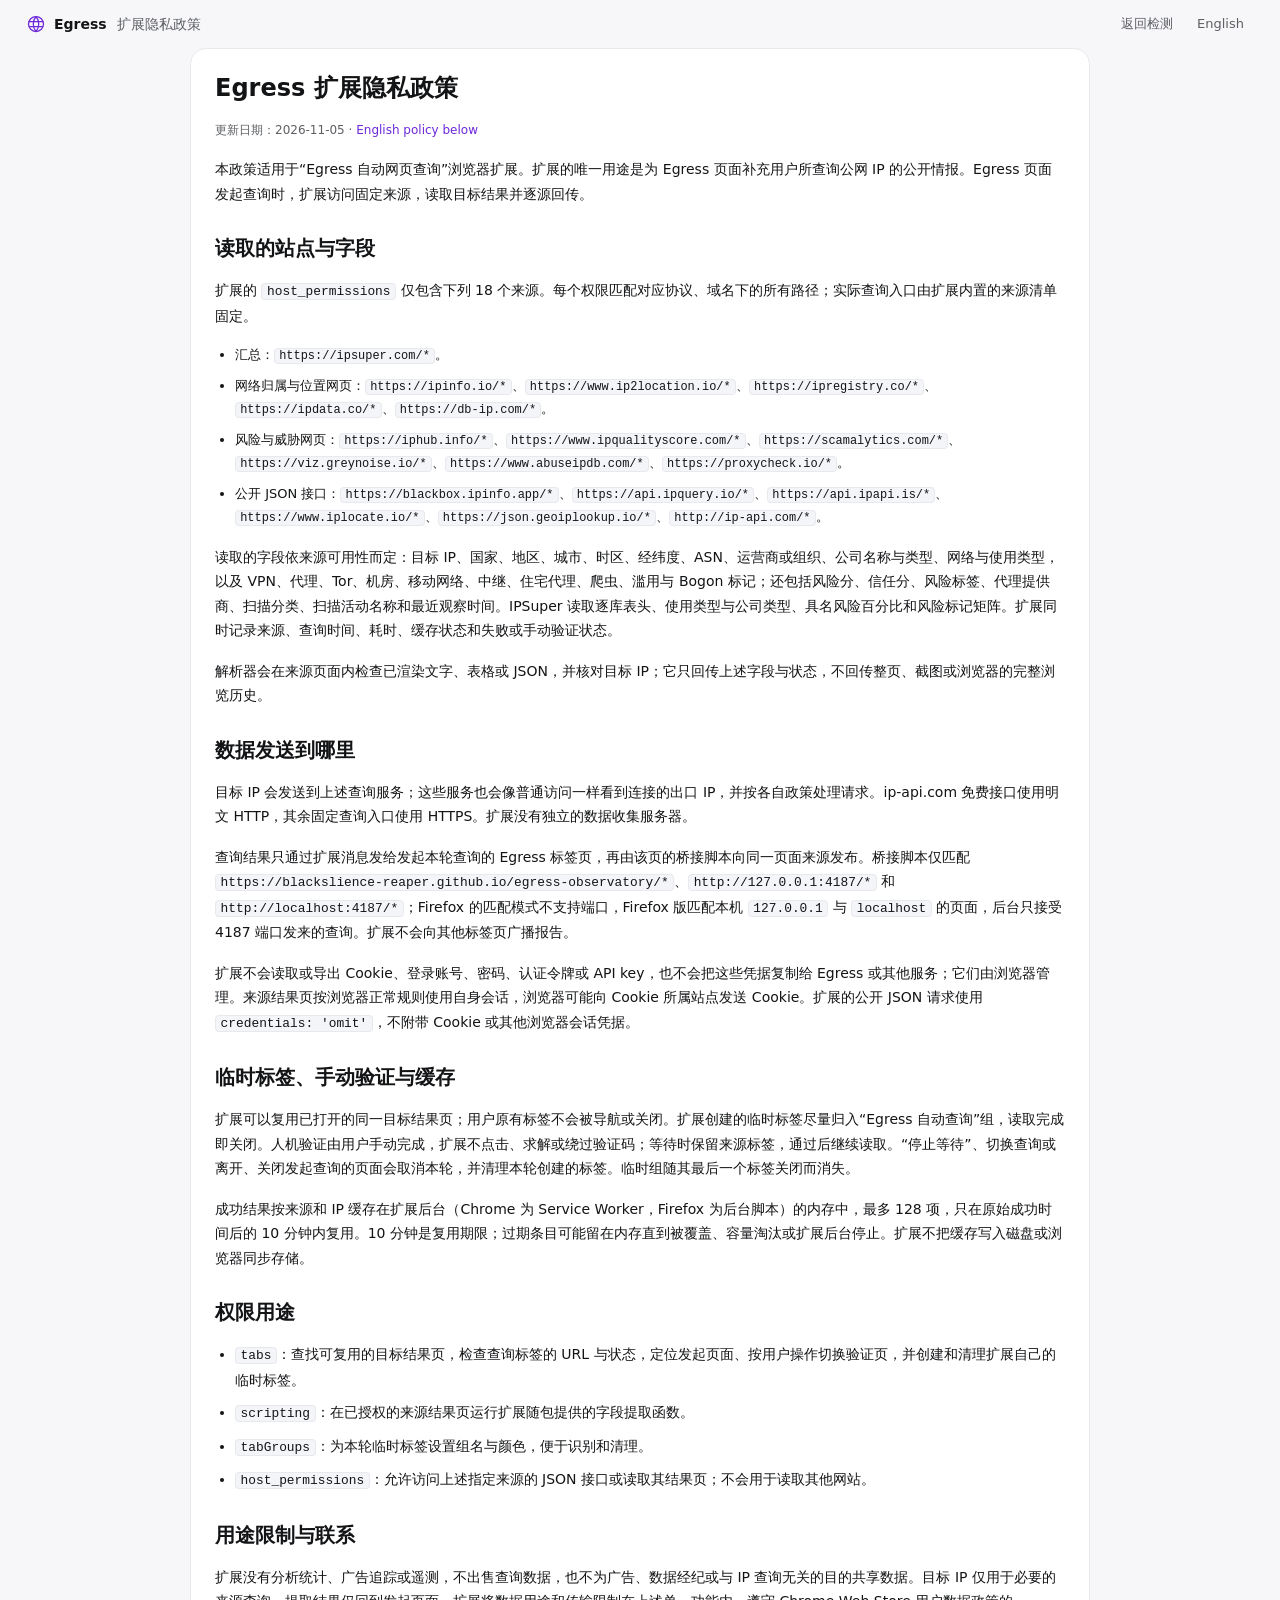
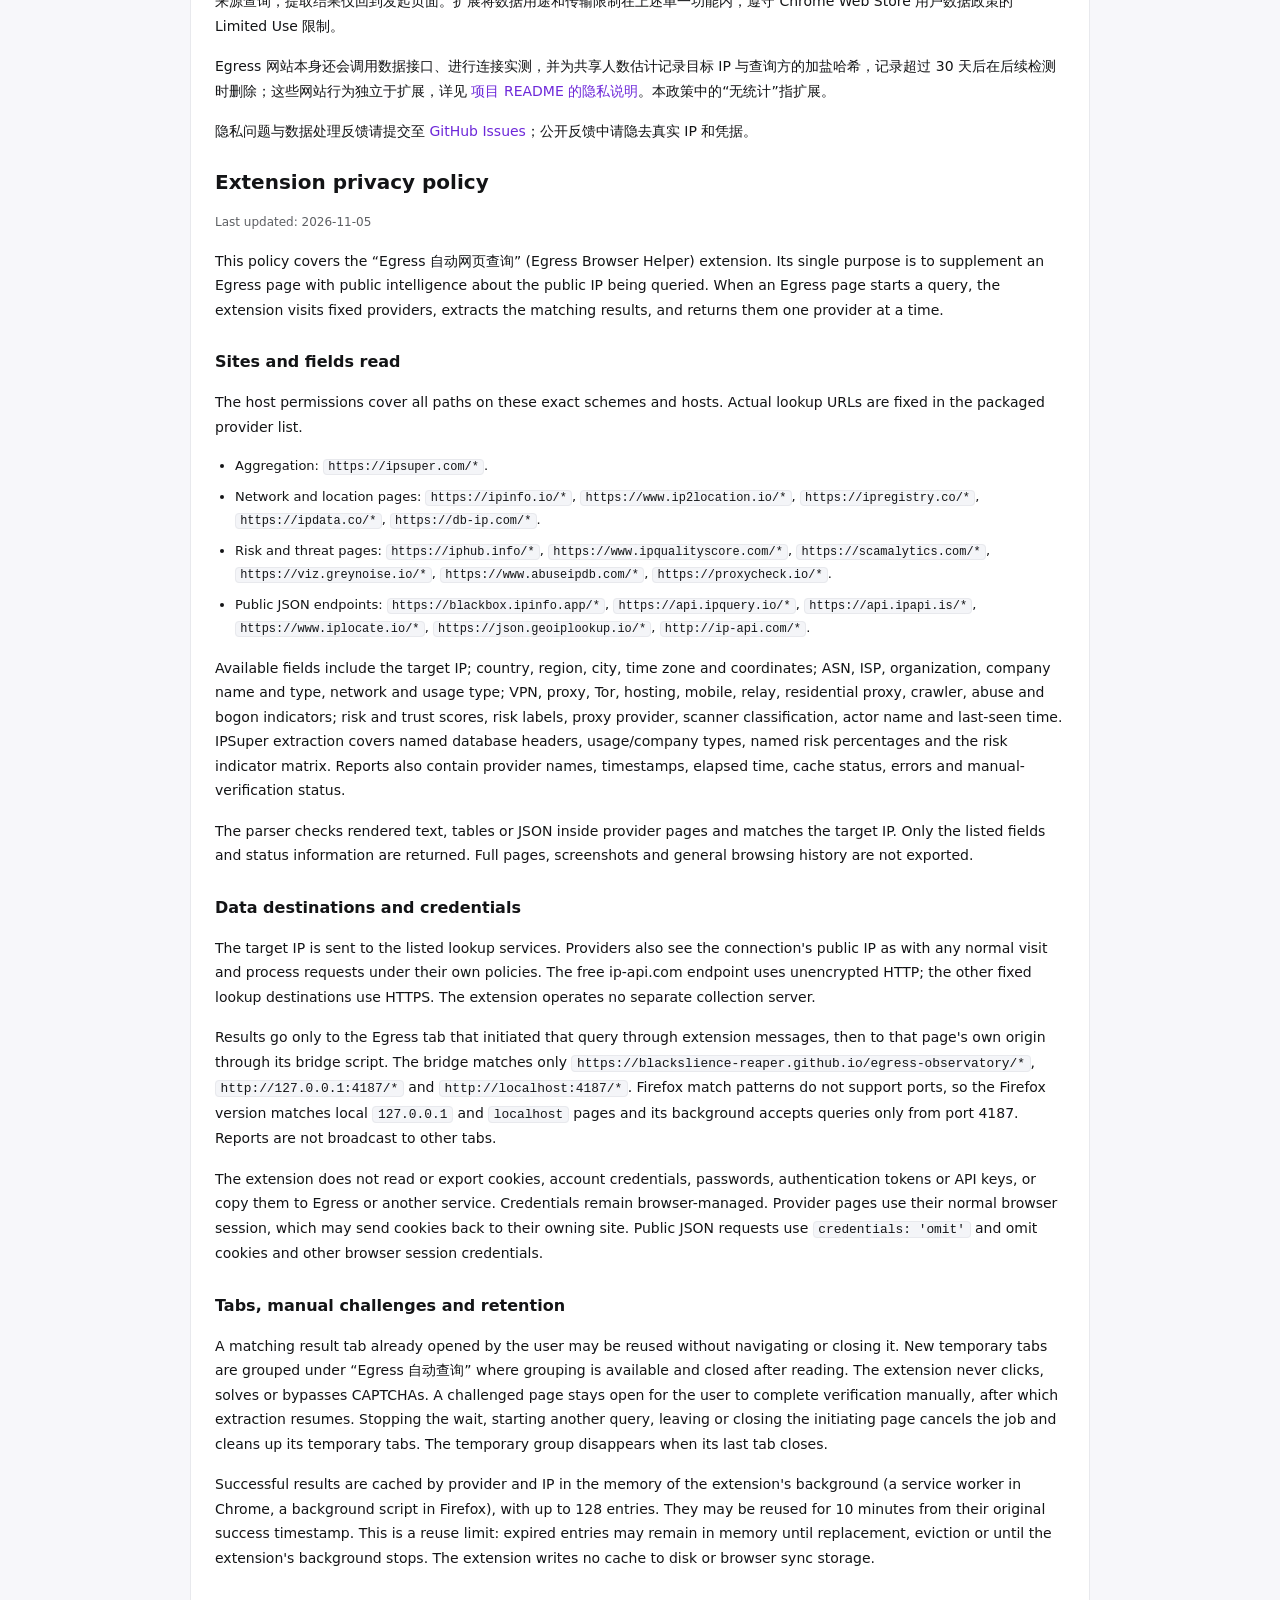
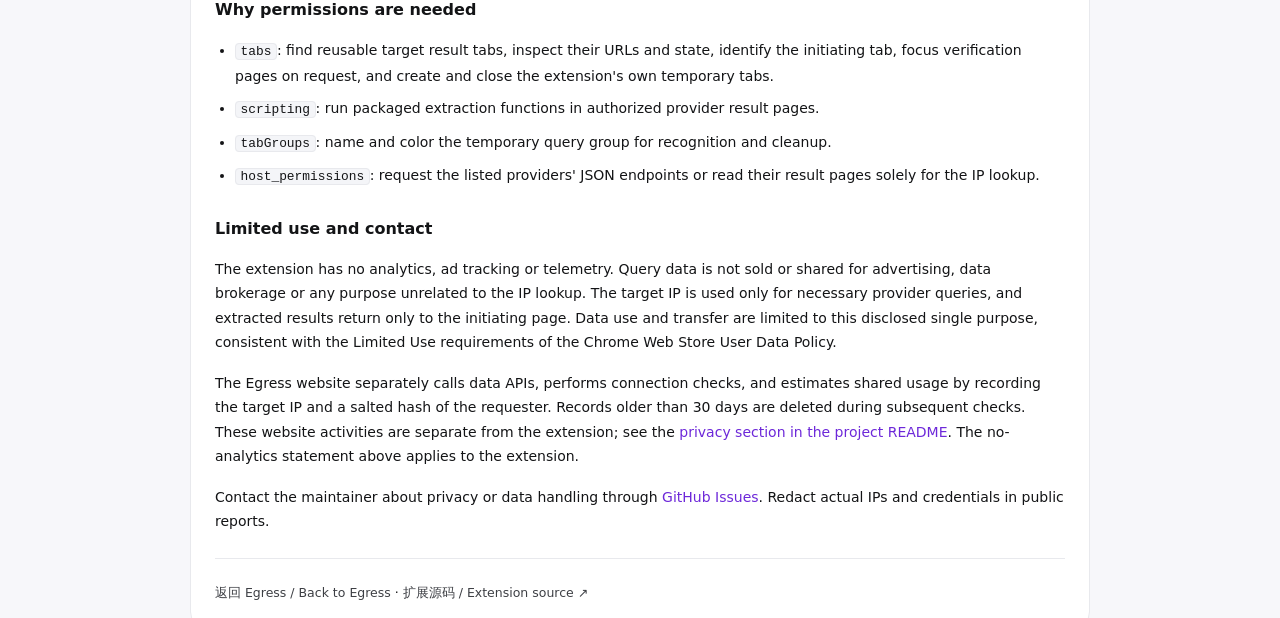
<file: privacy.html>
<!doctype html>
<html lang="zh-CN">
<head>
  <meta charset="UTF-8">
  <meta name="viewport" content="width=device-width, initial-scale=1">
  <meta name="description" content="Egress 自动网页查询扩展隐私政策：读取范围、数据用途、权限、缓存与临时标签清理。Includes the English privacy policy.">
  <meta name="theme-color" content="#f7f7fa">
  <meta name="color-scheme" content="light dark">
  <script>
    (function () {
      var saved = null;
      try { saved = localStorage.getItem('egress-theme'); } catch (e) {}
      var theme = saved === 'light' || saved === 'dark' ? saved : (matchMedia('(prefers-color-scheme: dark)').matches ? 'dark' : 'light');
      document.documentElement.dataset.theme = theme;
      document.querySelector('meta[name="theme-color"]').content = theme === 'dark' ? '#0b0c0f' : '#f7f7fa';
    })();
  </script>
  <meta name="referrer" content="strict-origin-when-cross-origin">
  <title>扩展隐私政策 · Egress</title>
  <link rel="icon" href="./favicon.svg" type="image/svg+xml">
  <link rel="stylesheet" href="./styles.css?v=3.10">
</head>
<body class="privacy-page">
  <a class="skip-link" href="#main">跳到隐私政策</a>
  <header class="topbar">
    <a class="brand" href="./"><svg viewBox="0 0 24 24" aria-hidden="true"><circle cx="12" cy="12" r="9"/><path d="M12 3a14 14 0 0 1 0 18M12 3a14 14 0 0 0 0 18M3.5 9h17M3.5 15h17"/></svg><span>Egress</span><em>扩展隐私政策</em></a>
    <nav aria-label="政策导航"><a href="./">返回检测</a><a href="#english" lang="en">English</a></nav>
  </header>
  <main id="main" class="wrap">
    <article class="card policy-copy" aria-labelledby="policy-title">
      <h1 id="policy-title">Egress 扩展隐私政策</h1>
      <p class="muted small">更新日期：2026-11-05 · <a href="#english" lang="en">English policy below</a></p>
      <p>本政策适用于“Egress 自动网页查询”浏览器扩展。扩展的唯一用途是为 Egress 页面补充用户所查询公网 IP 的公开情报。Egress 页面发起查询时，扩展访问固定来源，读取目标结果并逐源回传。</p>

      <h2>读取的站点与字段</h2>
      <p>扩展的 <code>host_permissions</code> 仅包含下列 18 个来源。每个权限匹配对应协议、域名下的所有路径；实际查询入口由扩展内置的来源清单固定。</p>
      <ul id="sites" class="policy-sites">
        <li>汇总：<code>https://ipsuper.com/*</code>。</li>
        <li>网络归属与位置网页：<code>https://ipinfo.io/*</code>、<code>https://www.ip2location.io/*</code>、<code>https://ipregistry.co/*</code>、<code>https://ipdata.co/*</code>、<code>https://db-ip.com/*</code>。</li>
        <li>风险与威胁网页：<code>https://iphub.info/*</code>、<code>https://www.ipqualityscore.com/*</code>、<code>https://scamalytics.com/*</code>、<code>https://viz.greynoise.io/*</code>、<code>https://www.abuseipdb.com/*</code>、<code>https://proxycheck.io/*</code>。</li>
        <li>公开 JSON 接口：<code>https://blackbox.ipinfo.app/*</code>、<code>https://api.ipquery.io/*</code>、<code>https://api.ipapi.is/*</code>、<code>https://www.iplocate.io/*</code>、<code>https://json.geoiplookup.io/*</code>、<code>http://ip-api.com/*</code>。</li>
      </ul>
      <p>读取的字段依来源可用性而定：目标 IP、国家、地区、城市、时区、经纬度、ASN、运营商或组织、公司名称与类型、网络与使用类型，以及 VPN、代理、Tor、机房、移动网络、中继、住宅代理、爬虫、滥用与 Bogon 标记；还包括风险分、信任分、风险标签、代理提供商、扫描分类、扫描活动名称和最近观察时间。IPSuper 读取逐库表头、使用类型与公司类型、具名风险百分比和风险标记矩阵。扩展同时记录来源、查询时间、耗时、缓存状态和失败或手动验证状态。</p>
      <p>解析器会在来源页面内检查已渲染文字、表格或 JSON，并核对目标 IP；它只回传上述字段与状态，不回传整页、截图或浏览器的完整浏览历史。</p>

      <h2>数据发送到哪里</h2>
      <p>目标 IP 会发送到上述查询服务；这些服务也会像普通访问一样看到连接的出口 IP，并按各自政策处理请求。ip-api.com 免费接口使用明文 HTTP，其余固定查询入口使用 HTTPS。扩展没有独立的数据收集服务器。</p>
      <p>查询结果只通过扩展消息发给发起本轮查询的 Egress 标签页，再由该页的桥接脚本向同一页面来源发布。桥接脚本仅匹配 <code>https://blackslience-reaper.github.io/egress-observatory/*</code>、<code>http://127.0.0.1:4187/*</code> 和 <code>http://localhost:4187/*</code>；Firefox 的匹配模式不支持端口，Firefox 版匹配本机 <code>127.0.0.1</code> 与 <code>localhost</code> 的页面，后台只接受 4187 端口发来的查询。扩展不会向其他标签页广播报告。</p>
      <p>扩展不会读取或导出 Cookie、登录账号、密码、认证令牌或 API key，也不会把这些凭据复制给 Egress 或其他服务；它们由浏览器管理。来源结果页按浏览器正常规则使用自身会话，浏览器可能向 Cookie 所属站点发送 Cookie。扩展的公开 JSON 请求使用 <code>credentials: 'omit'</code>，不附带 Cookie 或其他浏览器会话凭据。</p>

      <h2>临时标签、手动验证与缓存</h2>
      <p>扩展可以复用已打开的同一目标结果页；用户原有标签不会被导航或关闭。扩展创建的临时标签尽量归入“Egress 自动查询”组，读取完成即关闭。人机验证由用户手动完成，扩展不点击、求解或绕过验证码；等待时保留来源标签，通过后继续读取。“停止等待”、切换查询或离开、关闭发起查询的页面会取消本轮，并清理本轮创建的标签。临时组随其最后一个标签关闭而消失。</p>
      <p>成功结果按来源和 IP 缓存在扩展后台（Chrome 为 Service Worker，Firefox 为后台脚本）的内存中，最多 128 项，只在原始成功时间后的 10 分钟内复用。10 分钟是复用期限；过期条目可能留在内存直到被覆盖、容量淘汰或扩展后台停止。扩展不把缓存写入磁盘或浏览器同步存储。</p>

      <h2>权限用途</h2>
      <ul>
        <li><code>tabs</code>：查找可复用的目标结果页，检查查询标签的 URL 与状态，定位发起页面、按用户操作切换验证页，并创建和清理扩展自己的临时标签。</li>
        <li><code>scripting</code>：在已授权的来源结果页运行扩展随包提供的字段提取函数。</li>
        <li><code>tabGroups</code>：为本轮临时标签设置组名与颜色，便于识别和清理。</li>
        <li><code>host_permissions</code>：允许访问上述指定来源的 JSON 接口或读取其结果页；不会用于读取其他网站。</li>
      </ul>

      <h2>用途限制与联系</h2>
      <p>扩展没有分析统计、广告追踪或遥测，不出售查询数据，也不为广告、数据经纪或与 IP 查询无关的目的共享数据。目标 IP 仅用于必要的来源查询，提取结果仅回到发起页面。扩展将数据用途和传输限制在上述单一功能内，遵守 Chrome Web Store 用户数据政策的 Limited Use 限制。</p>
      <p>Egress 网站本身还会调用数据接口、进行连接实测，并为共享人数估计记录目标 IP 与查询方的加盐哈希，记录超过 30 天后在后续检测时删除；这些网站行为独立于扩展，详见 <a href="https://github.com/BlackSlience-Reaper/egress-observatory#隐私">项目 README 的隐私说明</a>。本政策中的“无统计”指扩展。</p>
      <p>隐私问题与数据处理反馈请提交至 <a href="https://github.com/BlackSlience-Reaper/egress-observatory/issues" target="_blank" rel="noopener noreferrer">GitHub Issues</a>；公开反馈中请隐去真实 IP 和凭据。</p>
    </article>

    <article id="english" class="card policy-copy" lang="en" aria-labelledby="english-title">
      <h2 id="english-title">Extension privacy policy</h2>
      <p class="muted small">Last updated: 2026-11-05</p>
      <p>This policy covers the “Egress 自动网页查询” (Egress Browser Helper) extension. Its single purpose is to supplement an Egress page with public intelligence about the public IP being queried. When an Egress page starts a query, the extension visits fixed providers, extracts the matching results, and returns them one provider at a time.</p>

      <h3>Sites and fields read</h3>
      <p>The host permissions cover all paths on these exact schemes and hosts. Actual lookup URLs are fixed in the packaged provider list.</p>
      <ul class="policy-sites">
        <li>Aggregation: <code>https://ipsuper.com/*</code>.</li>
        <li>Network and location pages: <code>https://ipinfo.io/*</code>, <code>https://www.ip2location.io/*</code>, <code>https://ipregistry.co/*</code>, <code>https://ipdata.co/*</code>, <code>https://db-ip.com/*</code>.</li>
        <li>Risk and threat pages: <code>https://iphub.info/*</code>, <code>https://www.ipqualityscore.com/*</code>, <code>https://scamalytics.com/*</code>, <code>https://viz.greynoise.io/*</code>, <code>https://www.abuseipdb.com/*</code>, <code>https://proxycheck.io/*</code>.</li>
        <li>Public JSON endpoints: <code>https://blackbox.ipinfo.app/*</code>, <code>https://api.ipquery.io/*</code>, <code>https://api.ipapi.is/*</code>, <code>https://www.iplocate.io/*</code>, <code>https://json.geoiplookup.io/*</code>, <code>http://ip-api.com/*</code>.</li>
      </ul>
      <p>Available fields include the target IP; country, region, city, time zone and coordinates; ASN, ISP, organization, company name and type, network and usage type; VPN, proxy, Tor, hosting, mobile, relay, residential proxy, crawler, abuse and bogon indicators; risk and trust scores, risk labels, proxy provider, scanner classification, actor name and last-seen time. IPSuper extraction covers named database headers, usage/company types, named risk percentages and the risk indicator matrix. Reports also contain provider names, timestamps, elapsed time, cache status, errors and manual-verification status.</p>
      <p>The parser checks rendered text, tables or JSON inside provider pages and matches the target IP. Only the listed fields and status information are returned. Full pages, screenshots and general browsing history are not exported.</p>

      <h3>Data destinations and credentials</h3>
      <p>The target IP is sent to the listed lookup services. Providers also see the connection's public IP as with any normal visit and process requests under their own policies. The free ip-api.com endpoint uses unencrypted HTTP; the other fixed lookup destinations use HTTPS. The extension operates no separate collection server.</p>
      <p>Results go only to the Egress tab that initiated that query through extension messages, then to that page's own origin through its bridge script. The bridge matches only <code>https://blackslience-reaper.github.io/egress-observatory/*</code>, <code>http://127.0.0.1:4187/*</code> and <code>http://localhost:4187/*</code>. Firefox match patterns do not support ports, so the Firefox version matches local <code>127.0.0.1</code> and <code>localhost</code> pages and its background accepts queries only from port 4187. Reports are not broadcast to other tabs.</p>
      <p>The extension does not read or export cookies, account credentials, passwords, authentication tokens or API keys, or copy them to Egress or another service. Credentials remain browser-managed. Provider pages use their normal browser session, which may send cookies back to their owning site. Public JSON requests use <code>credentials: 'omit'</code> and omit cookies and other browser session credentials.</p>

      <h3>Tabs, manual challenges and retention</h3>
      <p>A matching result tab already opened by the user may be reused without navigating or closing it. New temporary tabs are grouped under “Egress 自动查询” where grouping is available and closed after reading. The extension never clicks, solves or bypasses CAPTCHAs. A challenged page stays open for the user to complete verification manually, after which extraction resumes. Stopping the wait, starting another query, leaving or closing the initiating page cancels the job and cleans up its temporary tabs. The temporary group disappears when its last tab closes.</p>
      <p>Successful results are cached by provider and IP in the memory of the extension's background (a service worker in Chrome, a background script in Firefox), with up to 128 entries. They may be reused for 10 minutes from their original success timestamp. This is a reuse limit: expired entries may remain in memory until replacement, eviction or until the extension's background stops. The extension writes no cache to disk or browser sync storage.</p>

      <h3>Why permissions are needed</h3>
      <ul>
        <li><code>tabs</code>: find reusable target result tabs, inspect their URLs and state, identify the initiating tab, focus verification pages on request, and create and close the extension's own temporary tabs.</li>
        <li><code>scripting</code>: run packaged extraction functions in authorized provider result pages.</li>
        <li><code>tabGroups</code>: name and color the temporary query group for recognition and cleanup.</li>
        <li><code>host_permissions</code>: request the listed providers' JSON endpoints or read their result pages solely for the IP lookup.</li>
      </ul>

      <h3>Limited use and contact</h3>
      <p>The extension has no analytics, ad tracking or telemetry. Query data is not sold or shared for advertising, data brokerage or any purpose unrelated to the IP lookup. The target IP is used only for necessary provider queries, and extracted results return only to the initiating page. Data use and transfer are limited to this disclosed single purpose, consistent with the Limited Use requirements of the Chrome Web Store User Data Policy.</p>
      <p>The Egress website separately calls data APIs, performs connection checks, and estimates shared usage by recording the target IP and a salted hash of the requester. Records older than 30 days are deleted during subsequent checks. These website activities are separate from the extension; see the <a href="https://github.com/BlackSlience-Reaper/egress-observatory#隐私">privacy section in the project README</a>. The no-analytics statement above applies to the extension.</p>
      <p>Contact the maintainer about privacy or data handling through <a href="https://github.com/BlackSlience-Reaper/egress-observatory/issues" target="_blank" rel="noopener noreferrer">GitHub Issues</a>. Redact actual IPs and credentials in public reports.</p>
    </article>
    <footer class="footer"><p><a href="./">返回 Egress / Back to Egress</a> · <a href="https://github.com/BlackSlience-Reaper/egress-observatory/tree/master/browser-helper" target="_blank" rel="noopener noreferrer">扩展源码 / Extension source ↗</a></p></footer>
  </main>
</body>
</html>
</file>
<file: styles.css>
/* Egress · framed-sheet layout (tasteskill v2.5 app-screen rules, MIT): a tinted frame holds the 48px top bar
   and an 8px margin; the work sits on one sheet with a 1px edge, 16px corners and no shadow.
   Grid at 1440: sheet 1440 - 2 x 8 = 1424; content 1424 - 2 x 1 - 2 x 24 = 1374, capped at 1376 above that.
   Hero: 2 columns, 1fr + 24 + 1fr (676 + 24 + 676 = 1376). Tiles: 2 x 334 + 8 = 676. Sources: 4 x 338 + 3 x 8 = 1376.
   Every colour, font family, size and radius below reads a token from these two blocks. */

/* ---------- tokens: light (default) ---------- */
:root {
  color-scheme: light;
  --ground: #f7f7fa;
  --surface: #ffffff;
  --raised: #f4f5f8;
  --active: #ebecf0;
  --border: #e8e9ed;
  --rule: #f0f1f4;
  --control: #cdced3;
  --text: #131416;
  --text-2: #3d3f44;
  --muted: #5d5f63;
  --faint: #67696e;
  --accent: #6d28d9;
  --accent-ink: #ffffff;
  --primary: #131416;
  --primary-ink: #ffffff;
  --positive: #1e7b4f;
  --ok: #4d7c0f;
  --negative: #c4242a;
  --warning: #92400e;
  --info: #1d5f9e;
  --orange: #b45309;
  --pill-positive-bg: #dcfae5;
  --pill-positive-ink: #04250e;
  --pill-negative-bg: #ffedea;
  --pill-negative-ink: #831c1e;
  --pill-warning-bg: #fffbeb;
  --pill-warning-ink: #92400e;
  --pill-warning-edge: #fde68a;
  --pill-neutral-bg: #ebecf0;
  --pill-neutral-ink: #353739;
  --t-good: #1e7b4f; --t-teal: #0f766e; --t-sky: #1d5f9e; --t-warn: #92400e; --t-orange: #b45309;
  --t-violet: #6d28d9; --t-slate: #4f46e5; --t-muted: #5d5f63; --t-bad: #c4242a;
  --float-shadow: 0 4px 12px rgba(19, 20, 22, .08);
  --tint: 10%;
  /* gradient ends on data only: grade pairs deep -> bright, each end 3:1 or more on white */
  --ring-good-1: #0f6e52; --ring-good-2: #18a06a; --ring-ok-1: #3f6b0c; --ring-ok-2: #689a12;
  --ring-warn-1: #9a3412; --ring-warn-2: #c26a06; --ring-bad-1: #9f1239; --ring-bad-2: #e0445a;
  --progress-1: #6d28d9; --progress-2: #8b5cf6;
  --gauge-orange: #ea580c; --gauge-yellow: #c26a06; --gauge-lime: #689a12;

  --font: "Inter", "HarmonyOS Sans SC", "PingFang SC", "Microsoft YaHei UI", "Microsoft YaHei", system-ui, -apple-system, "Segoe UI", sans-serif;
  --mono: "JetBrains Mono", "Cascadia Code", ui-monospace, "SFMono-Regular", Menlo, Consolas, monospace;
  --fs-xs: 11px; --fs-small: 12px; --fs-meta: 13px; --fs-body: 14px; --fs-section: 16px; --fs-title: 22px; --fs-kpi: 28px;
  --radius-chip: 4px; --radius-control: 6px; --radius-card: 8px; --radius-sheet: 16px; --radius-pill: 999px;
  --sheet-inset: 8px; --gap: 24px; --pad: 24px; --card-pad: 20px;
  --control-height: 32px; --hit: 44px; --row-height: 48px; --topbar: 48px;
  --ease: cubic-bezier(.2, .8, .2, 1); --dur: 180ms;

  /* legacy names the existing rules use, mapped onto the roles above */
  --bg: var(--ground); --panel: var(--surface); --panel-2: var(--raised); --panel-3: var(--active);
  --line: var(--border); --line-2: var(--control); --soft: var(--text-2); --dim: var(--faint);
  --accent-strong: var(--accent);
  --good: var(--positive); --warn: var(--warning); --bad: var(--negative);
  --good-bg: var(--pill-positive-bg); --warn-bg: var(--pill-warning-bg); --bad-bg: var(--pill-negative-bg);
  --radius: var(--radius-card);
}

/* ---------- tokens: dark (the existing palette) ---------- */
:root[data-theme="dark"] {
  color-scheme: dark;
  --ground: #0b0c0f;
  --surface: #131419;
  --raised: #191a21;
  --active: #20212a;
  --border: #24252d;
  --rule: #1c1d24;
  --control: #3a3c47;
  --text: #ebecf1;
  --text-2: #c4c6cf;
  --muted: #a3a6b1;
  --faint: #8a8d99;
  --accent: #a78bfa;
  --accent-ink: #160f2b;
  --primary: #ebecf1;
  --primary-ink: #0b0c0f;
  --positive: #34d399;
  --ok: #a3e635;
  --negative: #f87171;
  --warning: #fbbf24;
  --info: #7dd3fc;
  --orange: #fb923c;
  --pill-positive-bg: #12261e;
  --pill-positive-ink: #34d399;
  --pill-negative-bg: #2a1719;
  --pill-negative-ink: #fca5a5;
  --pill-warning-bg: #2a2212;
  --pill-warning-ink: #fde68a;
  --pill-warning-edge: #5c4a1a;
  --pill-neutral-bg: #20212a;
  --pill-neutral-ink: #c4c6cf;
  --t-good: #34d399; --t-teal: #2dd4bf; --t-sky: #7dd3fc; --t-warn: #fbbf24; --t-orange: #fb923c;
  --t-violet: #c4b5fd; --t-slate: #a5b4fc; --t-muted: #8a8d99; --t-bad: #f87171;
  --float-shadow: 0 4px 12px rgba(0, 0, 0, .4);
  --tint: 14%;
  --ring-good-1: #138a6a; --ring-good-2: #5fe3a8; --ring-ok-1: #2f9f73; --ring-ok-2: #b9e05a;
  --ring-warn-1: #c2662b; --ring-warn-2: #f5c84c; --ring-bad-1: #a92a4a; --ring-bad-2: #f77f91;
  --progress-1: #8b5cf6; --progress-2: #a78bfa;
  --gauge-orange: #fb923c; --gauge-yellow: #fbbf24; --gauge-lime: #a3e635;
}

* { box-sizing: border-box; }
html { background: var(--ground); color: var(--text); font: var(--fs-body)/1.45 var(--font); -webkit-text-size-adjust: 100%; scroll-behavior: smooth; }
body { margin: 0; min-height: 100vh; font-variant-numeric: tabular-nums; }
html.theme-fade, html.theme-fade * { transition: background-color var(--dur) var(--ease), border-color var(--dur) var(--ease), color var(--dur) var(--ease), fill var(--dur) var(--ease), stroke var(--dur) var(--ease) !important; }
a { color: inherit; }
button, input, textarea { font: inherit; color: inherit; }
h1, h2, h3, p, dl, dd, ul { margin: 0; }
ul { padding: 0; list-style: none; }
code { font-family: var(--mono); font-size: .92em; background: var(--raised); border: 1px solid var(--border); border-radius: var(--radius-chip); padding: 0 .35em; }
.sr-only { position: absolute; width: 1px; height: 1px; overflow: hidden; clip: rect(0 0 0 0); white-space: nowrap; }
.skip-link { position: absolute; left: 12px; top: -60px; display: inline-flex; align-items: center; min-height: var(--hit); background: var(--primary); color: var(--primary-ink); padding: 0 12px; border-radius: var(--radius-control); z-index: 40; text-decoration: none; }
.skip-link:focus { top: 2px; }
.muted { color: var(--muted); }
.small { font-size: 12px; }
.mono { font-family: var(--mono); font-size: 13px; }
.neg { color: var(--bad); }
:focus-visible { outline: 2px solid var(--accent); outline-offset: 2px; }

/* links: a 44px hit box without moving the line they sit in */
main a, .footer a { display: inline-block; min-width: var(--hit); min-height: var(--hit); padding-block: 12px; margin-block: -12px; line-height: 20px; text-align: center; color: var(--accent); text-decoration: none; }
main a:hover, .footer a:hover { text-decoration: underline; text-underline-offset: 3px; }
/* links inside a sentence: the hit box grows sideways too, without moving the words around them */
main p a, .footer p a { min-width: 0; padding-inline: 12px; margin-inline: -12px; text-align: left; }

/* progress */
.progress-track { position: fixed; inset: var(--topbar) 0 auto; height: 2px; z-index: 30; pointer-events: none; }
.progress-track i { display: block; height: 100%; width: 0; background: linear-gradient(90deg, var(--progress-1), var(--progress-2)); transition: width var(--dur) var(--ease), opacity var(--dur) var(--ease) .18s; }
.progress-track.done i { opacity: 0; }

/* local ?mock=1 mode */
.mock-banner { position: sticky; top: 0; z-index: 25; display: flex; flex-wrap: wrap; align-items: center; gap: 6px 14px; padding: 8px 24px; font-size: 13px; color: var(--text); background: var(--pill-warning-bg); border-bottom: 1px solid var(--pill-warning-edge); }
.mock-banner strong { color: var(--warn); }
.mock-banner nav { display: flex; flex-wrap: wrap; gap: 4px 12px; margin-left: auto; }
.mock-banner a { color: var(--muted); }
.mock-banner a[aria-current] { color: var(--warn); font-weight: 650; text-decoration: none; }

/* ---------- shell: top bar on the frame, then the sheet ---------- */
.topbar { position: relative; height: var(--topbar); padding: 0 calc(var(--sheet-inset) + var(--pad) - 6px); display: flex; align-items: center; justify-content: space-between; gap: 16px; }
.brand { display: inline-flex; align-items: center; gap: 8px; min-height: var(--hit); text-decoration: none; font-weight: 650; }
.brand svg { width: 20px; height: 20px; fill: none; stroke: var(--accent); stroke-width: 1.5; }
.brand em { font-style: normal; color: var(--muted); font-weight: 500; padding-left: 2px; }
.topbar nav { display: flex; align-items: center; gap: 4px; font-size: 13px; }
.topbar nav a { display: inline-flex; align-items: center; min-height: var(--hit); padding: 0 10px; color: var(--muted); text-decoration: none; border-radius: var(--radius-control); }
.topbar nav a:hover { color: var(--text); }
.menu-btn { display: none; }
.theme-toggle .ico-sun { display: none; }
:root[data-theme="dark"] .theme-toggle .ico-moon { display: none; }
:root[data-theme="dark"] .theme-toggle .ico-sun { display: inline; }
.menu-sheet { position: absolute; right: 12px; top: calc(var(--topbar) - 4px); z-index: 50; display: grid; min-width: 180px; padding: 6px; background: var(--surface); border: 1px solid var(--border); border-radius: var(--radius-card); box-shadow: var(--float-shadow); }
.menu-sheet[hidden] { display: none; }
.menu-sheet a { display: flex; align-items: center; min-height: var(--hit); padding: 0 12px; color: var(--text); text-decoration: none; border-radius: var(--radius-control); }
.menu-sheet a:hover { background: var(--raised); }

.wrap { margin: 0 var(--sheet-inset) var(--sheet-inset); min-height: calc(100vh - var(--topbar) - var(--sheet-inset)); padding: var(--pad); background: var(--surface); border: 1px solid var(--border); border-radius: var(--radius-sheet); display: grid; grid-template-columns: minmax(0, 1376px); justify-content: center; align-content: start; gap: var(--gap); }
.wrap > * { min-width: 0; }
/* report sections sit on the sheet, set apart by a rule (frame, sheet, card: no fourth level) */
.card { padding: var(--gap) 0 0; border-top: 1px solid var(--border); }
.card-title { font-size: 15px; font-weight: 650; margin-bottom: 16px; display: flex; align-items: baseline; gap: 10px; flex-wrap: wrap; }
.card-title small, .section-title small { font-size: 12px; font-weight: 400; color: var(--muted); }

/* ---------- buttons: a 44px box with the sheet's 32px control drawn inside ---------- */
button { cursor: pointer; min-height: var(--hit); min-width: var(--hit); padding: 0 12px; border: solid transparent; border-width: 6px 0; background: var(--surface); background-clip: padding-box; box-shadow: inset 0 0 0 1px var(--control); border-radius: var(--radius-control) / calc(var(--radius-control) + 6px); transition: background-color var(--dur) var(--ease), box-shadow var(--dur) var(--ease), color var(--dur) var(--ease); }
button:hover { background-color: var(--raised); }
button:active { background-color: var(--active); }
button:focus-visible { outline: none; box-shadow: inset 0 0 0 2px var(--accent); }
button:disabled { opacity: .45; cursor: default; }
button:disabled:hover { background-color: var(--surface); }
button.accent { background-color: var(--primary); color: var(--primary-ink); box-shadow: none; font-weight: 650; }
button.accent:hover { background-color: color-mix(in srgb, var(--primary) 86%, var(--surface)); }
button.accent:focus-visible { box-shadow: inset 0 0 0 2px var(--accent), inset 0 0 0 4px var(--surface); }
button.ghost { background-color: var(--surface); }
button.ghost:hover { background-color: var(--raised); }
button.small { padding: 0 10px; font-size: 12px; border-width: 8px 0; }
button svg { width: 14px; height: 14px; fill: none; stroke: currentColor; stroke-width: 1.5; stroke-linecap: round; stroke-linejoin: round; vertical-align: -2px; margin-right: 6px; }
button[data-done]::after { content: " · " attr(data-done); font-weight: 400; }
.chip-btn { padding: 0 10px; font-size: 12px; border-width: 8px 0; border-radius: var(--radius-pill); color: var(--text-2); }
.chip-btn[aria-pressed="true"] { color: var(--accent); box-shadow: inset 0 0 0 1px var(--accent); background-color: var(--surface); }

/* ---------- hero: the answer and the query, unboxed on the sheet ---------- */
.hero { display: grid; grid-template-columns: minmax(0, 1fr) minmax(0, 1fr); gap: var(--gap); padding: 0; border-top: 0; }
.hero-left { display: flex; flex-direction: column; gap: var(--gap); min-width: 0; }
.hero-right { min-width: 0; }
h1 { font-size: 24px; line-height: 1.3; font-weight: 700; }
.score-row { display: grid; grid-template-columns: 120px minmax(0, 1fr); gap: var(--gap); align-items: start; }
/* score ring: the value arc runs from a deep to a bright shade of the grade colour (conic gradient masked to the ring, round caps), a fixed tick at the base 92 */
@property --p { syntax: "<number>"; inherits: true; initial-value: 0; }
.score-ring { --p: 0; --g1: var(--control); --g2: var(--control); position: relative; width: 120px; height: 120px; transition: --p 240ms var(--ease); }
.score-ring[data-tone="great"], .score-ring[data-tone="good"] { --g1: var(--ring-good-1); --g2: var(--ring-good-2); }
.score-ring[data-tone="ok"] { --g1: var(--ring-ok-1); --g2: var(--ring-ok-2); }
.score-ring[data-tone="warn"] { --g1: var(--ring-warn-1); --g2: var(--ring-warn-2); }
.score-ring[data-tone="bad"] { --g1: var(--ring-bad-1); --g2: var(--ring-bad-2); }
.ring { width: 100%; height: 100%; transform: rotate(-90deg); }
.ring circle { fill: none; stroke-width: 10; }
.ring-track { stroke: var(--active); }
.ring-arc { position: absolute; inset: 0; border-radius: 50%; background: conic-gradient(var(--g1), var(--g2) calc(var(--p) * 3.6deg), transparent 0);
  -webkit-mask: radial-gradient(closest-side, transparent calc(78.33% - .5px), #000 78.33%, #000 95%, transparent calc(95% + .5px));
  mask: radial-gradient(closest-side, transparent calc(78.33% - .5px), #000 78.33%, #000 95%, transparent calc(95% + .5px)); }
.ring-cap { position: absolute; left: 45.833%; top: 2.5%; width: 8.333%; height: 8.333%; border-radius: 50%; background: var(--g1); transform-origin: 50% 570%; }
.ring-cap.ring-tip { background: var(--g2); transform: rotate(calc(var(--p) * 3.6deg)); }
.ring-base { position: absolute; left: calc(50% - 1px); top: 1.667%; width: 2px; height: 10%; background: var(--text); transform-origin: 50% 483.3%; transform: rotate(331.2deg); border-radius: calc(var(--radius-chip) / 4); }
.score-ring:not(.has-score) .ring-arc, .score-ring:not(.has-score) .ring-cap { display: none; }
.score-ring:not(.has-score) .ring-text strong { font-size: var(--fs-section); color: var(--faint); }
.ring-text { position: absolute; inset: 0; display: flex; flex-direction: column; align-items: center; justify-content: center; }
.ring-text strong { font-size: 40px; line-height: 1; font-weight: 700; }
.ring-text span { font-size: 13px; margin-top: 4px; color: var(--muted); font-weight: 600; }
.tone-great, .tone-good { color: var(--good) !important; }
.tone-ok { color: var(--ok) !important; }
.tone-warn { color: var(--warn) !important; }
.tone-bad { color: var(--bad) !important; }

.verdict { display: flex; flex-direction: column; gap: 8px; min-width: 0; }
.verdict-head { display: flex; align-items: center; gap: 10px; flex-wrap: wrap; }
.verdict-label { font-size: 18px; font-weight: 700; }
.confidence { display: inline-flex; align-items: center; min-height: var(--hit); margin-block: -12px; padding: 0 8px; border: solid transparent; border-width: 12px 0; background-clip: padding-box; box-shadow: inset 0 0 0 1px var(--control); border-radius: var(--radius-pill); font-size: 11px; color: var(--muted); }
.confidence.c-high { color: var(--good); box-shadow: inset 0 0 0 1px color-mix(in srgb, var(--good) 40%, transparent); }
.confidence.c-low { color: var(--warn); box-shadow: inset 0 0 0 1px color-mix(in srgb, var(--warn) 40%, transparent); }
.pending-note { font-size: 12px; color: var(--muted); display: inline-flex; align-items: center; gap: 4px; }
.verdict-text { color: var(--text-2); }
.score-split { display: flex; gap: 14px; flex-wrap: wrap; align-items: center; font-size: 12px; color: var(--muted); }
.score-split b { color: var(--text); font-size: 14px; margin-left: 2px; }
.score-split b.neg { color: var(--bad); }
.deductions { display: flex; flex-direction: column; gap: 4px; font-size: 13px; }
.deductions li { display: flex; align-items: center; gap: 8px; color: var(--text-2); min-height: var(--hit); padding-block: 12px; margin-block: -12px; }
.deductions li b { color: var(--bad); min-width: 28px; text-align: right; }
.deductions .dot { width: 6px; height: 6px; border-radius: calc(var(--radius-chip) / 2); background: var(--bad); flex: none; }
.deductions .clean b { color: var(--good); }
.hero-actions { display: flex; gap: 8px; flex-wrap: wrap; margin-top: -12px; }

.block { padding-top: 0; }
.block-head { display: flex; align-items: center; justify-content: space-between; gap: 10px; margin-bottom: 4px; }
.block-head h2 { font-size: 13px; font-weight: 650; color: var(--text); }
.addr { display: grid; }
.addr-row { display: grid; grid-template-columns: 84px minmax(0, 1fr); gap: 12px; min-height: 40px; padding: 8px 0; border-bottom: 1px solid var(--rule); align-items: center; }
.addr-row:last-child { border-bottom: 0; }
.addr dt { color: var(--muted); font-size: 13px; }
.addr dd { display: flex; align-items: center; gap: 6px; flex-wrap: wrap; min-width: 0; overflow-wrap: anywhere; }
.flag { width: 20px; height: 15px; border-radius: calc(var(--radius-chip) / 2); object-fit: cover; vertical-align: -2px; margin-right: 5px; box-shadow: 0 0 0 1px var(--border); background: var(--active); }
.tag { font-size: 11px; color: var(--muted); border: 1px solid var(--control); border-radius: var(--radius-chip); padding: 0 5px; }
.tag-self { color: var(--accent); border-color: color-mix(in srgb, var(--accent) 45%, transparent); }
main a.asn { color: var(--text); font-weight: 650; text-decoration: underline dotted var(--faint); text-underline-offset: 3px; text-align: left; }
.pill { display: inline-flex; align-items: center; font-size: 12px; font-weight: 600; border-radius: var(--radius-pill); padding: 1px 8px; white-space: nowrap; flex: none; }
.pill-good { color: var(--pill-positive-ink); background: var(--pill-positive-bg); }
.pill-warn { color: var(--pill-warning-ink); background: var(--pill-warning-bg); }
.pill-bad { color: var(--pill-negative-ink); background: var(--pill-negative-bg); }
.pill-muted { color: var(--pill-neutral-ink); background: var(--pill-neutral-bg); }
.ipv { font-family: var(--mono); font-size: 13px; }

.egress-list { display: grid; }
.egress-list li { display: flex; justify-content: space-between; align-items: center; gap: 10px; min-height: 40px; padding: 0 2px; border-bottom: 1px solid var(--rule); font-size: 13px; min-width: 0; }
.egress-list li:last-child { border-bottom: 0; }
.egress-list li.is-target .ipv::before { content: "●"; color: var(--accent); font-size: 9px; margin-right: 7px; vertical-align: 1px; }
.eg-name { color: var(--muted); white-space: nowrap; }
.eg-ip { background: none; box-shadow: none; padding: 0 4px; text-align: right; overflow-wrap: anywhere; min-width: 0; border-width: 0; }
.eg-ip:hover { background: none; }
.eg-ip:hover .ipv { color: var(--accent); }
.eg-note { margin-top: 8px; display: flex; gap: 6px; align-items: flex-start; font-size: 12px; color: var(--text-2); }
.eg-note.warn { color: var(--warn); }

/* query */
.query { display: flex; gap: 8px; }
.query input { flex: 1; min-width: 0; height: var(--hit); padding: 0 12px; border: solid transparent; border-width: 6px 0; background: var(--raised); background-clip: padding-box; box-shadow: inset 0 0 0 1px var(--control); border-radius: var(--radius-control) / calc(var(--radius-control) + 6px); font-family: var(--mono); font-size: 14px; transition: box-shadow var(--dur) var(--ease); }
.query input:focus { outline: none; box-shadow: inset 0 0 0 2px var(--accent); }
.query input[aria-invalid="true"] { box-shadow: inset 0 0 0 1px var(--negative); }
.query input::placeholder { font-family: var(--font); color: var(--faint); }
.query input.is-masked { color: transparent; text-shadow: 0 0 7px color-mix(in srgb, var(--text) 55%, transparent); }
.ip-history { display: flex; flex-wrap: wrap; align-items: center; gap: 0 6px; margin-top: 4px; font-size: 12px; color: var(--muted); }
.ip-history:empty { display: none; }
.ip-history .chip-btn { font-family: var(--mono); }
.ip-history .chip-btn.clear { font-family: var(--font); color: var(--muted); }
.query button { padding: 0 16px; white-space: nowrap; }
.query .self-check { padding: 0 12px; color: var(--text); }
.query .self-check:disabled { cursor: progress; }
.link-btn { background: none; box-shadow: none; border-width: 0; padding: 0 2px; color: var(--accent); font-size: 12px; }
.link-btn:hover { background: none; text-decoration: underline; }
.status { font-size: 12px; color: var(--muted); margin: 4px 0 0; min-height: 18px; }
.section-title { font-size: 13px; font-weight: 650; color: var(--text); margin: var(--gap) 0 8px; display: flex; gap: 8px; align-items: baseline; }

/* icons */
.ico { display: inline-flex; width: 16px; height: 16px; flex: none; }
.ico svg { width: 16px; height: 16px; fill: none; stroke-width: 1.5; stroke-linecap: round; }
.ico-good svg circle { fill: var(--good); stroke: var(--good); } .ico-good svg path { stroke: var(--surface); }
.ico-warn svg circle { fill: var(--warn); stroke: var(--warn); } .ico-warn svg path { stroke: var(--surface); }
.ico-bad svg circle { fill: var(--bad); stroke: var(--bad); } .ico-bad svg path { stroke: var(--surface); }
.ico-info svg circle { stroke: var(--info); } .ico-info svg path { stroke: var(--info); }
.ico-none svg circle, .ico-none svg path { stroke: var(--faint); }
.ico-pending svg circle { stroke: var(--accent); }
.spin { animation: spin 1s linear infinite; }
@keyframes spin { to { transform: rotate(360deg); } }

/* tiles: type, not boxes with icons in tinted squares */
.tiles { display: grid; grid-template-columns: repeat(2, minmax(0, 1fr)); gap: 8px; }
.tile { position: relative; background: var(--surface); border: 1px solid var(--border); border-radius: var(--radius-card); padding: 12px 14px; min-width: 0; transition: border-color var(--dur) var(--ease), background-color var(--dur) var(--ease); }
.tile[tabindex]:hover { background: var(--raised); }
.tile-head { display: flex; align-items: center; gap: 8px; color: var(--muted); font-size: 12.5px; }
.tile-label { flex: 1; }
.tile-value { margin-top: 4px; font-weight: 650; font-size: 15px; display: flex; align-items: center; flex-wrap: wrap; gap: 2px 6px; min-width: 0; overflow-wrap: anywhere; }
.tile-value small { font-weight: 400; font-size: 12px; color: var(--muted); display: inline-flex; align-items: center; gap: 3px; flex-wrap: wrap; }
.tile.lv-bad.has-pen, .tile.lv-bad { border-color: color-mix(in srgb, var(--bad) 45%, var(--border)); background: linear-gradient(180deg, var(--pill-negative-bg), transparent 140%), var(--raised); }
.tile.lv-warn.has-pen { border-color: color-mix(in srgb, var(--warn) 35%, var(--border)); }
.tile.lv-pending .tile-value { color: var(--faint); }
.wait { color: var(--muted); font-weight: 500; font-size: 13px; }
.pen { color: var(--bad); font-weight: 700; font-size: 13px; }

/* uses */
.uses { display: grid; grid-template-columns: repeat(3, minmax(0, 1fr)); gap: 8px; }
.use { background: var(--surface); border: 1px solid var(--border); border-top: 3px solid var(--faint); border-radius: var(--radius-card); padding: 10px 12px; display: flex; flex-direction: column; gap: 6px; min-width: 0; container-type: inline-size; }
.use[data-tip] { cursor: help; }
.use[data-tip]:hover { background: var(--raised); }
.use-head { display: flex; align-items: center; gap: 8px; min-width: 0; }
.use-name { font-size: 12.5px; font-weight: 650; min-width: 0; overflow: hidden; text-overflow: ellipsis; white-space: nowrap; }
.use-why { font-size: 11.5px; color: var(--muted); line-height: 1.4; }
.use-items { list-style: none; margin: 0; padding: 0; display: grid; gap: 1px; font-size: 11.5px; line-height: 1.45; color: var(--muted); }
.use-items li { display: flex; gap: 6px; min-width: 0; }
.use-items b { flex: none; min-width: 30px; color: var(--bad); font-weight: 650; text-align: right; }
.use-items span { min-width: 0; overflow: hidden; text-overflow: ellipsis; white-space: nowrap; }
.use.lv-good { border-top-color: var(--good); } .use.lv-warn { border-top-color: var(--warn); } .use.lv-bad { border-top-color: var(--bad); }

/* score badge: "82 可以" */
.use-badge, .gauge-badge { flex: none; display: inline-flex; align-items: baseline; gap: 5px; padding: 3px 8px; border-radius: var(--radius-control); background: var(--pill-neutral-bg); color: var(--pill-neutral-ink); font-size: 11.5px; font-weight: 650; white-space: nowrap; }
.use-badge { margin-left: auto; }
.use-badge strong, .gauge-badge strong { font-size: 19px; font-weight: 750; line-height: 1; }
.lv-good .use-badge, .gauge-badge.lv-good { color: var(--pill-positive-ink); background: var(--pill-positive-bg); }
.lv-warn .use-badge, .gauge-badge.lv-warn { color: var(--pill-warning-ink); background: var(--pill-warning-bg); }
.lv-bad .use-badge, .gauge-badge.lv-bad { color: var(--pill-negative-ink); background: var(--pill-negative-bg); }

/* gradient gauge: red -> orange -> yellow -> lime -> green track, a marker at the value, 0-100 scale */
.gauge { display: block; flex: 1 1 auto; min-width: 0; padding-top: 4px; }
.gauge-track { position: relative; display: block; height: 8px; border-radius: var(--radius-pill); overflow: visible;
  background: linear-gradient(90deg, var(--bad) 0%, var(--gauge-orange) 24%, var(--gauge-yellow) 48%, var(--gauge-lime) 74%, var(--good) 100%); }
.gauge-mark { position: absolute; top: 50%; width: 4px; height: 16px; border-radius: calc(var(--radius-chip) / 2); background: var(--surface); transform: translate(-50%, -50%); box-shadow: 0 0 0 1.5px var(--text); transition: left var(--dur) var(--ease); }
.gauge-scale { position: relative; display: block; height: 14px; margin-top: 6px; font-size: 10px; line-height: 14px; color: var(--muted); white-space: nowrap; }
.gauge-scale span { position: absolute; top: 0; transform: translateX(-50%); }
.gauge-scale span:first-child { left: 0; transform: none; }
.gauge-scale span:last-child { left: 100%; transform: translateX(-100%); }
.gauge-scale em { font-style: normal; }
@container (max-width: 280px) { .gauge-scale .g25, .gauge-scale span:nth-child(4) { display: none; } }
@container (max-width: 190px) { .gauge-scale em { display: none; } }

/* wide verdict tile with a gauge (人机流量) */
.tile.tile-wide { grid-column: 1 / -1; }
.tile-gauge { display: flex; align-items: center; gap: 14px; flex: 1 1 100%; min-width: 0; font-weight: 400; }
.tile-gauge .gauge, .tile-gauge .split { max-width: 420px; }

/* human / bot split */
.split { display: flex; flex-direction: column; gap: 5px; flex: 1 1 auto; min-width: 0; }
.split-track { display: flex; gap: 4px; height: 6px; }
.split-track i { display: block; flex-basis: 0; min-width: 3px; border-radius: var(--radius-pill); transition: flex-grow var(--dur) var(--ease); }
.split-human { background: var(--good); }
.split-bot { background: var(--bad); }
.split-ends { display: flex; justify-content: space-between; gap: 10px; font-size: 12px; line-height: 1.3; }
.split-end.human { color: var(--good); }
.split-end.bot { color: var(--bad); }
.bot-badge { flex: none; display: inline-flex; align-items: center; gap: 5px; padding: 2px 10px 2px 8px; border-radius: var(--radius-pill); font-size: 12.5px; font-weight: 600; white-space: nowrap; color: var(--pill-neutral-ink); background: var(--pill-neutral-bg); }
.bot-badge svg { width: 14px; height: 14px; fill: none; stroke: currentColor; stroke-width: 1.5; stroke-linecap: round; }
.bot-badge.lv-good { color: var(--pill-positive-ink); background: var(--pill-positive-bg); }
.bot-badge.lv-warn { color: var(--pill-warning-ink); background: var(--pill-warning-bg); }
.bot-badge.lv-bad { color: var(--pill-negative-ink); background: var(--pill-negative-bg); }
.kv .tile-gauge { gap: 12px; }
.kv .split { max-width: 300px; }

/* captcha */
.captcha { display: grid; grid-template-columns: repeat(2, minmax(0, 1fr)); gap: 8px; }
.cap { background: var(--surface); border: 1px solid var(--border); border-left: 3px solid var(--faint); border-radius: var(--radius-card); padding: 12px 14px; display: flex; flex-direction: column; gap: 6px; align-items: flex-start; min-width: 0; }
.cap.lv-good { border-left-color: var(--good); } .cap.lv-warn { border-left-color: var(--warn); } .cap.lv-bad { border-left-color: var(--bad); } .cap.lv-pending { border-left-color: var(--faint); }
.cap-head { display: flex; align-items: center; gap: 8px; width: 100%; }
.cap-head strong { font-size: 13.5px; }
.cap-result { margin-left: auto; font-weight: 700; }
.cap.lv-good .cap-result { color: var(--good); } .cap.lv-warn .cap-result { color: var(--warn); } .cap.lv-bad .cap-result { color: var(--bad); }
.cap p { color: var(--text-2); font-size: 12.5px; }
.cap a { color: var(--muted); }
.turnstile-slot:not(:empty) { margin-top: 10px; }
.grecaptcha-badge { visibility: hidden; }

/* ASN */
.asn-head { display: flex; justify-content: space-between; gap: 14px; align-items: flex-start; }
.asn-number { font-size: 22px; font-weight: 700; font-family: var(--mono); }
.asn-number a.asn { text-decoration: none; }
.asn-holder { color: var(--muted); margin-top: 2px; }
.asn-class { text-align: right; display: flex; flex-direction: column; align-items: flex-end; gap: 2px; }
.asn-class small { color: var(--muted); font-size: 11px; }
.asn-verdict { margin: 12px 0 4px; padding: 10px 12px; border-radius: var(--radius-card); background: var(--raised); display: flex; gap: 8px; align-items: flex-start; font-size: 13px; }
.asn-verdict.lv-bad { background: var(--pill-negative-bg); color: var(--pill-negative-ink); }
.asn-verdict.lv-warn { background: var(--pill-warning-bg); color: var(--pill-warning-ink); box-shadow: inset 0 0 0 1px var(--pill-warning-edge); }
.asn-verdict + .asn-verdict { margin-top: 6px; }
.kv-list { margin-top: 8px; }
.kv { display: grid; grid-template-columns: 96px minmax(0, 1fr); gap: 12px; min-height: 40px; padding: 8px 0; border-bottom: 1px solid var(--rule); font-size: 13px; align-items: center; }
.kv:last-child { border-bottom: 0; }
.kv dt { color: var(--muted); }
.kv dd { display: flex; align-items: center; gap: 6px; flex-wrap: wrap; min-width: 0; overflow-wrap: anywhere; }
.meter { display: inline-block; width: 90px; height: 6px; border-radius: var(--radius-pill); background: var(--active); overflow: hidden; }
.meter i { display: block; height: 100%; background: linear-gradient(90deg, var(--good), var(--gauge-yellow) 60%, var(--bad)); background-size: 90px 100%; }
.reasons { margin-top: 8px; font-size: 12.5px; color: var(--muted); }
.reasons summary { cursor: pointer; }
.reasons ul { margin-top: 6px; display: grid; gap: 3px; padding-left: 14px; list-style: disc; }

/* breakdown */
.breakdown { display: grid; grid-template-columns: repeat(auto-fill, minmax(330px, 1fr)); gap: var(--gap); }
.breakdown .notes { grid-column: 1 / -1; }
.cat-head { display: flex; justify-content: space-between; font-size: 13.5px; font-weight: 650; }
.cat-pts { font-variant-numeric: tabular-nums; }
.cat-pts small { color: var(--muted); font-weight: 400; }
.cat-pts.neg { color: var(--bad); }
.bar { height: 6px; background: var(--active); border-radius: var(--radius-pill); overflow: hidden; margin: 8px 0; }
.bar i { display: block; height: 100%; background: var(--bad); border-radius: inherit; transition: width var(--dur) var(--ease); }
.cat ul { display: grid; gap: 4px; }
.cat li { display: grid; grid-template-columns: 38px minmax(0, 1fr); gap: 0 8px; font-size: 12.5px; align-items: baseline; }
.cat li b { color: var(--bad); text-align: right; }
.cat li small { grid-column: 2; color: var(--muted); overflow-wrap: anywhere; line-height: 1.45; }
.notes { display: grid; gap: 6px; font-size: 12.5px; color: var(--muted); border-top: 1px solid var(--rule); padding-top: 12px; }
.notes p { display: flex; gap: 6px; }

/* geo table */
.table-wrap { overflow-x: auto; }
.geo-table { width: 100%; border-collapse: collapse; font-size: 13px; min-width: 640px; }
.geo-table th { text-align: left; font-weight: 500; color: var(--muted); font-size: 12px; padding: 0 10px 8px; }
.geo-table td { height: var(--row-height); padding: 6px 10px; border-top: 1px solid var(--rule); vertical-align: middle; }
.geo-table td a { color: var(--text); text-align: left; }
.geo-table td a:hover { color: var(--accent); }
.geo-table tr.differs td { background: color-mix(in srgb, var(--pill-negative-bg) 70%, var(--surface)); }
.geo-table .org { color: var(--text-2); max-width: 260px; }
.mini { display: inline-flex; align-items: center; min-height: var(--hit); margin-block: -12px; border: solid transparent; border-width: 12px 0; background: var(--pill-neutral-bg); background-clip: padding-box; font-size: 11px; border-radius: var(--radius-chip) / calc(var(--radius-chip) + 12px); padding: 0 6px; margin-right: 4px; color: var(--pill-neutral-ink); }

/* sources: one card per source, its verdict as a 3px tone edge (--tone) and a tint of it fading in from the top-left corner */
#sources { display: grid; gap: var(--gap); }
.src-top { display: flex; align-items: baseline; justify-content: space-between; flex-wrap: wrap; gap: 8px 20px; margin-bottom: 16px; }
.src-top .card-title { margin-bottom: 0; }
.src-legend { display: flex; flex-wrap: wrap; gap: 4px 14px; font-size: 12px; color: var(--muted); }
.src-legend li { display: inline-flex; align-items: center; gap: 6px; }
.src-legend li::before { content: ""; width: 8px; height: 8px; border-radius: 50%; background: var(--tone); }
.lg-good { --tone: var(--good); } .lg-warn { --tone: var(--warn); } .lg-bad { --tone: var(--bad); } .lg-info { --tone: var(--info); }
.lg-none { --tone: transparent; } .lg-none::before { box-shadow: inset 0 0 0 1.5px var(--faint); }
.src-group h3 { display: flex; align-items: baseline; flex-wrap: wrap; gap: 4px 8px; font-size: 12.5px; font-weight: 650; color: var(--text); margin-bottom: 8px; }
.src-group h3 small { color: var(--muted); font-weight: 400; margin-right: 4px; }
.tally { font-size: 11px; font-weight: 600; line-height: 18px; padding: 0 7px; border-radius: var(--radius-pill); }
.tally-good { color: var(--pill-positive-ink); background: var(--pill-positive-bg); }
.tally-warn { color: var(--pill-warning-ink); background: var(--pill-warning-bg); }
.tally-bad { color: var(--pill-negative-ink); background: var(--pill-negative-bg); }
.src-grid { display: grid; grid-template-columns: repeat(4, minmax(0, 1fr)); gap: 8px; }
main a.src {
  --tone: var(--faint);
  display: flex; flex-direction: column; gap: 3px; min-width: 0; margin: 0; padding: 10px 12px; line-height: 1.45; text-align: left; border-radius: var(--radius-card); text-decoration: none; font-size: 12.5px; color: var(--text);
  background-color: var(--surface); background-image: linear-gradient(135deg, color-mix(in srgb, var(--tone) var(--tint), transparent), transparent 70%);
  border: 1px solid var(--border); border-left: 3px solid var(--tone);
  transition: background-color var(--dur) var(--ease), border-color var(--dur) var(--ease);
}
main a.src-good { --tone: var(--good); }
main a.src-warn { --tone: var(--warn); }
main a.src-bad { --tone: var(--bad); }
main a.src-info { --tone: var(--info); }
main a.src-pending { --tone: var(--faint); background-image: none; }
main a.src:hover, main a.src:focus-visible { background-color: var(--raised); text-decoration: none; }
.src-head { display: flex; align-items: center; gap: 6px; min-width: 0; }
.src-head .ico, .src-head .ico svg { width: 14px; height: 14px; }
.src-name { flex: 1; min-width: 0; font-weight: 600; color: var(--text); overflow: hidden; text-overflow: ellipsis; white-space: nowrap; }
.go { width: 14px; height: 14px; flex: none; fill: none; stroke: var(--faint); stroke-width: 1.5; stroke-linecap: round; stroke-linejoin: round; transition: stroke var(--dur) var(--ease); }
.src:hover .go, .src:focus-visible .go, .crosslinks a:hover .go { stroke: var(--accent); }
.src-val { color: var(--text-2); font-size: 12px; overflow: hidden; text-overflow: ellipsis; white-space: nowrap; }
.src-good .src-val, .src-warn .src-val, .src-bad .src-val { color: var(--tone); }
.src-foot { display: flex; align-items: center; gap: 8px; min-height: 18px; }
.src-tag { font-size: 11px; font-weight: 600; line-height: 18px; padding: 0 7px; border-radius: var(--radius-pill); white-space: nowrap; color: var(--pill-neutral-ink); background: var(--pill-neutral-bg); }
.src-good .src-tag { color: var(--pill-positive-ink); background: var(--pill-positive-bg); }
.src-warn .src-tag { color: var(--pill-warning-ink); background: var(--pill-warning-bg); }
.src-bad .src-tag { color: var(--pill-negative-ink); background: var(--pill-negative-bg); }
.src-ms { margin-left: auto; color: var(--muted); font-size: 11px; }
/* No answer (unavailable, not configured, skipped): an empty slot, still a link to the source. */
main a.src-off, main a.src-none { background: transparent; border-style: dashed; border-left-style: dashed; }
.src-off .src-name, .src-none .src-name { color: var(--muted); }
.src-off .src-val, .src-none .src-val { color: var(--faint); }

.footer { display: grid; gap: 8px; padding-top: var(--gap); border-top: 1px solid var(--border); font-size: 12.5px; }
.footer a { color: var(--text-2); }
.footer a:hover { color: var(--accent); }
.privacy-page .wrap { max-width: 900px; margin-inline: auto; }
.policy-copy { line-height: 1.75; overflow-wrap: anywhere; border-top: 0; padding-top: 0; }
.policy-copy > * + * { margin-top: 16px; }
.policy-copy h2 { font-size: 20px; line-height: 1.4; }
.policy-copy h3 { font-size: 16px; line-height: 1.5; }
.policy-copy h2:not(:first-child), .policy-copy h3 { margin-top: 28px; }
.policy-copy ul { padding-left: 20px; list-style: disc; }
.policy-copy li + li { margin-top: 8px; }
.policy-copy .policy-sites { font-size: 13px; }
.crosscheck { display: flex; align-items: center; flex-wrap: wrap; gap: 0 12px; }
.crosslinks { display: flex; flex-wrap: wrap; gap: 0 6px; }
.footer .crosslinks a { --tone: transparent; display: inline-flex; align-items: center; gap: 6px; min-height: var(--hit); margin: 0; padding: 0 10px 0 12px; line-height: 1; border: solid transparent; border-width: 10px 0; background: var(--surface); background-clip: padding-box; box-shadow: inset 0 0 0 1px var(--border); border-radius: var(--radius-pill); font-size: 12px; color: var(--text-2); transition: box-shadow var(--dur) var(--ease), color var(--dur) var(--ease); }
.footer .crosslinks a:hover { color: var(--text); box-shadow: inset 0 0 0 1px var(--control); text-decoration: none; }
.crosslinks a i { display: none; width: 7px; height: 7px; border-radius: 50%; background: var(--tone); }
.crosslinks a[data-tone="good"] { --tone: var(--good); } .crosslinks a[data-tone="warn"] { --tone: var(--warn); }
.crosslinks a[data-tone="bad"] { --tone: var(--bad); } .crosslinks a[data-tone="info"] { --tone: var(--info); }
.crosslinks a[data-tone="good"] i, .crosslinks a[data-tone="warn"] i, .crosslinks a[data-tone="bad"] i, .crosslinks a[data-tone="info"] i { display: block; }
.footer .crosslinks a[data-tone="warn"], .footer .crosslinks a[data-tone="bad"] { box-shadow: inset 0 0 0 1px color-mix(in srgb, var(--tone) 45%, var(--border)); }

/* before the first result */
body:not(.has-result) #checks:not(:empty), body:not(.has-result) #uses:not(:empty) { opacity: .35; }
/* pending: a block whose data has not arrived keeps its frame and says so in one line */
#checks:empty, #uses:empty, #addr:empty, #asn:empty, #breakdown:empty, #types:empty, #geo:empty, #sources:empty { display: grid; }
#checks:empty::before, #uses:empty::before, #addr:empty::before, #asn:empty::before, #breakdown:empty::before, #types:empty::before, #geo:empty::before, #sources:empty::before {
  content: "等待检测结果"; grid-column: 1 / -1; display: flex; align-items: center; min-height: 38px; padding: 0 12px;
  border: 1px dashed var(--border); border-radius: var(--radius-card); color: var(--muted); font-size: var(--fs-small); }
.src-top:has(+ #sources:empty) .src-legend { display: none; }
/* desktop: while the ASN profile loads, its key-value rows show as flat grey bars at their real pitch so the left column keeps its length */
@media (min-width: 1081px) {
  #asn:has(> p.muted:only-child)::after { content: ""; display: block; height: calc(8 * 40px - 20px); margin-top: 12px;
    background: linear-gradient(90deg, var(--raised) 0 96px, transparent 0 120px, var(--raised) 0 70%, transparent 0);
    -webkit-mask: repeating-linear-gradient(180deg, #000 0 20px, transparent 0 40px); mask: repeating-linear-gradient(180deg, #000 0 20px, transparent 0 40px); }
}
/* desktop: the right column's pending blocks keep the size of their results as flat grey placeholders (4 rows of tiles, 2 rows of use cards) so the column ends near the left one */
@media (min-width: 1081px) {
  #checks:empty::after, #uses:empty::after { content: ""; grid-column: 1 / -1; border-radius: var(--radius-card); }
  #checks:empty::after { height: calc(4 * 64px + 3 * 8px);
    background: linear-gradient(90deg, var(--raised) calc(50% - 4px), transparent 0 calc(50% + 4px), var(--raised) 0);
    -webkit-mask: repeating-linear-gradient(180deg, #000 0 64px, transparent 0 72px); mask: repeating-linear-gradient(180deg, #000 0 64px, transparent 0 72px); }
  #uses:empty::after { height: calc(2 * 112px + 8px);
    background: linear-gradient(90deg, var(--raised) calc((100% - 16px) / 3), transparent 0 calc((100% - 16px) / 3 + 8px), var(--raised) 0 calc((100% - 16px) / 3 * 2 + 8px), transparent 0 calc((100% - 16px) / 3 * 2 + 16px), var(--raised) 0);
    -webkit-mask: repeating-linear-gradient(180deg, #000 0 112px, transparent 0 120px); mask: repeating-linear-gradient(180deg, #000 0 112px, transparent 0 120px); }
}

/* ---------- gradient tags: mixed evidence blends from one type to the other at its share, "?" for low certainty ---------- */
.tag2 {
  --c1: var(--t-muted); --c2: var(--c1); --split: 100%;
  position: relative; display: inline-flex; align-items: center; justify-content: center; gap: 5px; min-width: var(--hit); min-height: var(--hit); margin-block: -11px; padding: 0 8px;
  font-size: 12px; font-weight: 650; line-height: 22px; white-space: nowrap; cursor: help; vertical-align: middle; isolation: isolate;
}
.tag2::before { content: ""; position: absolute; inset: 11px 0; z-index: -1; border-radius: var(--radius-control);
  border: 1px solid color-mix(in srgb, var(--c1) 35%, transparent);
  background: linear-gradient(90deg, color-mix(in srgb, var(--c1) var(--tint), var(--surface)) calc(var(--split) - 24%), color-mix(in srgb, var(--c2) var(--tint), var(--surface)) calc(var(--split) + 24%)); }
.tag2.mixed::before { border-color: color-mix(in srgb, var(--c1) 25%, var(--border)); }
.tag2.unsure::before { border-style: dashed; border-color: color-mix(in srgb, var(--c1) 55%, transparent); }
.tag2-text { color: color-mix(in srgb, var(--c1) 80%, var(--text));
  background: linear-gradient(90deg, color-mix(in srgb, var(--c1) 80%, var(--text)) calc(var(--split) - 20%), color-mix(in srgb, var(--c2) 80%, var(--text)) calc(var(--split) + 20%));
  -webkit-background-clip: text; background-clip: text; -webkit-text-fill-color: transparent; }
.tag2 .q, .tag2 .x { font-style: normal; display: inline-grid; place-items: center; width: 14px; height: 14px; border-radius: 50%; font-size: 10px; font-weight: 800; line-height: 1; color: var(--surface); background: var(--c2); }
.tag2.lg { font-size: 14px; line-height: 28px; padding: 0 11px; margin-block: -8px; }
.tag2.lg::before { inset: 8px 0; border-radius: var(--radius-card); }
.tag2.lg .q, .tag2.lg .x { width: 16px; height: 16px; font-size: 11px; }
/* a label the detection contradicts: same tag, in red (amber for a softer mismatch), with a "!" */
.tag2.conflict::before { border-color: color-mix(in srgb, var(--t-bad) 60%, transparent); }
.tag2.conflict-warn::before { border-color: color-mix(in srgb, var(--t-warn) 60%, transparent); }
.tag2 .x { background: var(--t-bad); }
.tag2.conflict-warn .x { background: var(--t-warn); }
.ut.ut-conflict { background-color: var(--pill-negative-bg); color: var(--pill-negative-ink); box-shadow: inset 0 0 0 1px color-mix(in srgb, var(--bad) 50%, transparent); }
.ut.ut-conflict::after { content: "!"; display: inline-grid; place-items: center; width: 13px; height: 13px; margin-left: 5px; border-radius: 50%; font-size: 10px; font-weight: 800; line-height: 1; color: var(--surface); background: var(--bad); vertical-align: 1px; }
.tag2:hover::before { border-color: color-mix(in srgb, var(--c1) 70%, transparent); }
.tile-value .tag2 { font-size: 14px; line-height: 24px; margin-block: -10px; }
.tile-value .tag2::before { inset: 10px 0; }
.mini[data-tip] { cursor: help; }

#tip {
  position: fixed; left: 0; top: 0; z-index: 60; max-width: min(340px, calc(100vw - 16px)); padding: 10px 12px;
  border-radius: var(--radius-card); background: var(--surface); border: 1px solid var(--border); box-shadow: var(--float-shadow);
  color: var(--text-2); font-size: 12px; line-height: 1.6; white-space: pre-line; pointer-events: none;
  opacity: 0; visibility: hidden; transition: opacity 160ms var(--ease);
}
#tip.on { opacity: 1; visibility: visible; }
#tip .tip-title { color: var(--text); font-weight: 650; }

/* layout fixes */
.asn-head > div:first-child { min-width: 0; flex: 1; }
.asn-holder { overflow-wrap: anywhere; }
.asn-class { flex: none; }
.addr-row dt { white-space: nowrap; }

/* bonuses */
.deductions li.plus b { color: var(--good); }
.deductions li.plus .dot { background: var(--good); border-radius: 50%; }
.deductions li[data-tip] { cursor: help; }
.cat-pts.pos { color: var(--good); }
.bar-plus i { background: var(--good); }
.cat-bonus li b { color: var(--good); }

/* multi-source type matrix */
.type-table { width: 100%; border-collapse: collapse; font-size: 13px; min-width: 760px; }
.type-table th { font-weight: 500; color: var(--muted); font-size: 12px; padding: 0 6px 8px; text-align: center; white-space: nowrap; }
.type-table tbody th { text-align: left; color: var(--text); font-weight: 600; padding: 6px 10px 6px 0; }
.type-table td { text-align: center; padding: 4px 6px; border-top: 1px solid var(--rule); }
.ut { display: inline-flex; flex: none; white-space: nowrap; align-items: center; justify-content: center; min-width: var(--hit); min-height: var(--hit); margin-block: -10px; padding: 0 9px; border: solid transparent; border-width: 10px 0; background-clip: padding-box; border-radius: var(--radius-control) / calc(var(--radius-control) + 10px); font-size: 12px; font-weight: 650; cursor: help; vertical-align: middle; }
.ut-residential { background-color: var(--pill-positive-bg); color: var(--pill-positive-ink); }
.ut-mobile { background-color: color-mix(in srgb, var(--t-teal) var(--tint), var(--surface)); color: var(--t-teal); }
.ut-business { background-color: var(--pill-warning-bg); color: var(--pill-warning-ink); }
.ut-hosting { background-color: var(--pill-negative-bg); color: var(--pill-negative-ink); }
.ut-education, .ut-government { background-color: color-mix(in srgb, var(--t-slate) var(--tint), var(--surface)); color: var(--t-slate); }
.ut-unknown { position: relative; color: var(--warn); }
.ut-unknown::before { content: ""; position: absolute; inset: 0; border: 1px dashed color-mix(in srgb, var(--warn) 55%, transparent); border-radius: var(--radius-control); }
.ut-off { color: var(--faint); font-weight: 500; }
.ut-pending { cursor: default; color: var(--muted); font-weight: 500; display: inline-flex; align-items: center; gap: 4px; }
.type-summary { margin-top: 10px; }
.type-heading { display: flex; align-items: baseline; justify-content: space-between; gap: 16px; flex-wrap: wrap; }
.type-heading .card-title { margin-bottom: 0; }
main .type-heading a { color: var(--muted); }
main .type-heading a:hover { color: var(--text); }
#auto-page-status { margin: 8px 0 16px; }
#chrome-challenges:empty { display: none; }
#chrome-challenges { display: flex; flex-wrap: wrap; align-items: center; gap: 8px; }
.type-table th a { color: inherit; }
.type-table th a:hover { color: var(--text); text-decoration: underline; }
.lookup-cell { box-shadow: none; background: transparent; color: var(--muted); padding: 0 4px; border-width: 0; font-size: 12px; cursor: pointer; white-space: nowrap; }
.lookup-cell.ut { font-size: 12px; }
.lookup-cell:hover { text-decoration: underline; background-color: transparent; }
.lookup-ok { color: var(--good); }
.lookup-wait { color: var(--warn); }
.chrome-type-row td { padding-top: 8px; padding-bottom: 8px; }
.lookup-details, .type-tools { margin-top: 12px; color: var(--muted); font-size: 12px; }
summary { cursor: pointer; min-height: var(--hit); padding-block: 12px; line-height: 20px; color: var(--text-2); }
summary:hover { color: var(--text); }
.lookup-table { width: 100%; min-width: 600px; border-collapse: collapse; margin-top: 8px; font-size: 12px; text-align: left; }
.lookup-table th, .lookup-table td { border-bottom: 1px solid var(--rule); padding: 9px 10px; vertical-align: top; }
.lookup-table th { font-weight: 500; color: var(--muted); white-space: nowrap; }
.lookup-table td:nth-child(2), .lookup-table td:nth-child(3), .lookup-table td:last-child { white-space: nowrap; }
.lookup-table td:last-child { text-align: right; font-variant-numeric: tabular-nums; }
.lookup-table td:nth-child(4) { width: 65%; line-height: 1.6; overflow-wrap: anywhere; }
.type-tools details { margin: 8px 0; }
.type-tools ol { padding-left: 20px; line-height: 1.7; }
textarea { display: block; width: 100%; min-height: 88px; margin: 8px 0; padding: 8px 12px; background: var(--raised); color: var(--text); border: 1px solid var(--control); border-radius: var(--radius-control); font-family: var(--mono); font-size: var(--fs-small); }
textarea:focus { outline: none; border-color: var(--accent); box-shadow: 0 0 0 1px var(--accent); }

.lookup-retry { text-decoration: underline dotted; text-underline-offset: 3px; }
.own-key { display:grid; grid-template-columns:72px minmax(0,1fr) auto; gap:8px; align-items:center; margin:6px 0; }
.own-key input { width:100%; min-width:0; padding:5px 9px; border:1px solid var(--line-2); border-radius:8px; background:var(--panel-2); }
.own-key-actions { display:flex; flex-wrap:wrap; gap:8px; align-items:center; margin-top:10px; }

/* IP itself vs this connection, and "?" items that count in proportion */
.score-groups { display: grid; grid-template-columns: repeat(auto-fit, minmax(190px, 1fr)); gap: 10px 22px; }
.score-group h3 { font-size: 12px; font-weight: 600; color: var(--muted); margin-bottom: 4px; }
.score-group h3 b { color: var(--text); font-size: 14px; margin-left: 2px; }
.score-group h3 b.neg, .breakdown-section b.neg { color: var(--bad); }
.score-group h3 b.pos, .breakdown-section b.pos, .cat-pts em.pos { color: var(--good); font-style: normal; }
.qmark { font-style: normal; display: inline-grid; place-items: center; width: 14px; height: 14px; margin-left: 4px; border-radius: 50%; font-size: 10px; font-weight: 800; line-height: 1; color: var(--surface); background: var(--warn); opacity: .85; vertical-align: 1px; flex: none; }
.deductions li.unsure b, .cat li.unsure b { opacity: .8; }
.cat li .why { display: block; color: var(--warn); }
.breakdown-section { grid-column: 1 / -1; font-size: 14px; font-weight: 650; display: flex; align-items: baseline; gap: 8px; flex-wrap: wrap; padding-top: 4px; }
.breakdown-section:not(:first-child) { border-top: 1px solid var(--line); padding-top: 16px; }
.breakdown-section b { font-size: 16px; }
.breakdown-section small { font-size: 12px; font-weight: 400; color: var(--muted); }
.cat-trust p { margin-top: 6px; line-height: 1.5; }
.deductions .qmark { margin-left: -3px; }

/* ---------- responsive (existing breakpoints 1080 / 620 / 400) ---------- */
@media (max-width: 1080px) {
  /* one column: the title, the score ring and its verdict come first, then the query and the result blocks, then the address blocks */
  .hero { grid-template-columns: 1fr; }
  .hero-left { display: contents; }
  .hero-right { order: 1; }
  .hero-left > .block { order: 2; }
  .src-grid { grid-template-columns: repeat(3, minmax(0, 1fr)); }
}
@media (max-width: 760px) { .brand em { display: none; } }
@media (max-width: 620px) {
  .topbar { padding: 0 8px 0 12px; }
  .topbar nav .nav-link { display: none; }
  .menu-btn { display: inline-flex; align-items: center; }
  .theme-toggle .theme-label { display: none; }
  .theme-toggle svg { margin-right: 0; }
  .wrap { margin: 0; border: 0; border-radius: 0; padding: 16px; min-height: calc(100vh - var(--topbar)); }
  .query { flex-wrap: wrap; }
  .query input { flex-basis: 100%; }
  .query button { flex: 1; }
  h1 { font-size: 19px; }
  .score-row { grid-template-columns: 104px minmax(0, 1fr); gap: 16px; }
  .score-ring { width: 104px; height: 104px; }
  .ring-text strong { font-size: 32px; }
  .tile-value { font-size: 14px; }
  .tiles, .captcha { grid-template-columns: 1fr 1fr; }
  .uses { grid-template-columns: repeat(2, minmax(0, 1fr)); }
  .src-grid { grid-template-columns: repeat(2, minmax(0, 1fr)); gap: 6px; }
  .breakdown { grid-template-columns: minmax(0, 1fr); }
}
@media (max-width: 400px) { .tiles, .captcha { grid-template-columns: 1fr; } }
@media (prefers-reduced-motion: reduce) { *, *::before, *::after { animation: none !important; transition: none !important; } html { scroll-behavior: auto; } }
</file>
